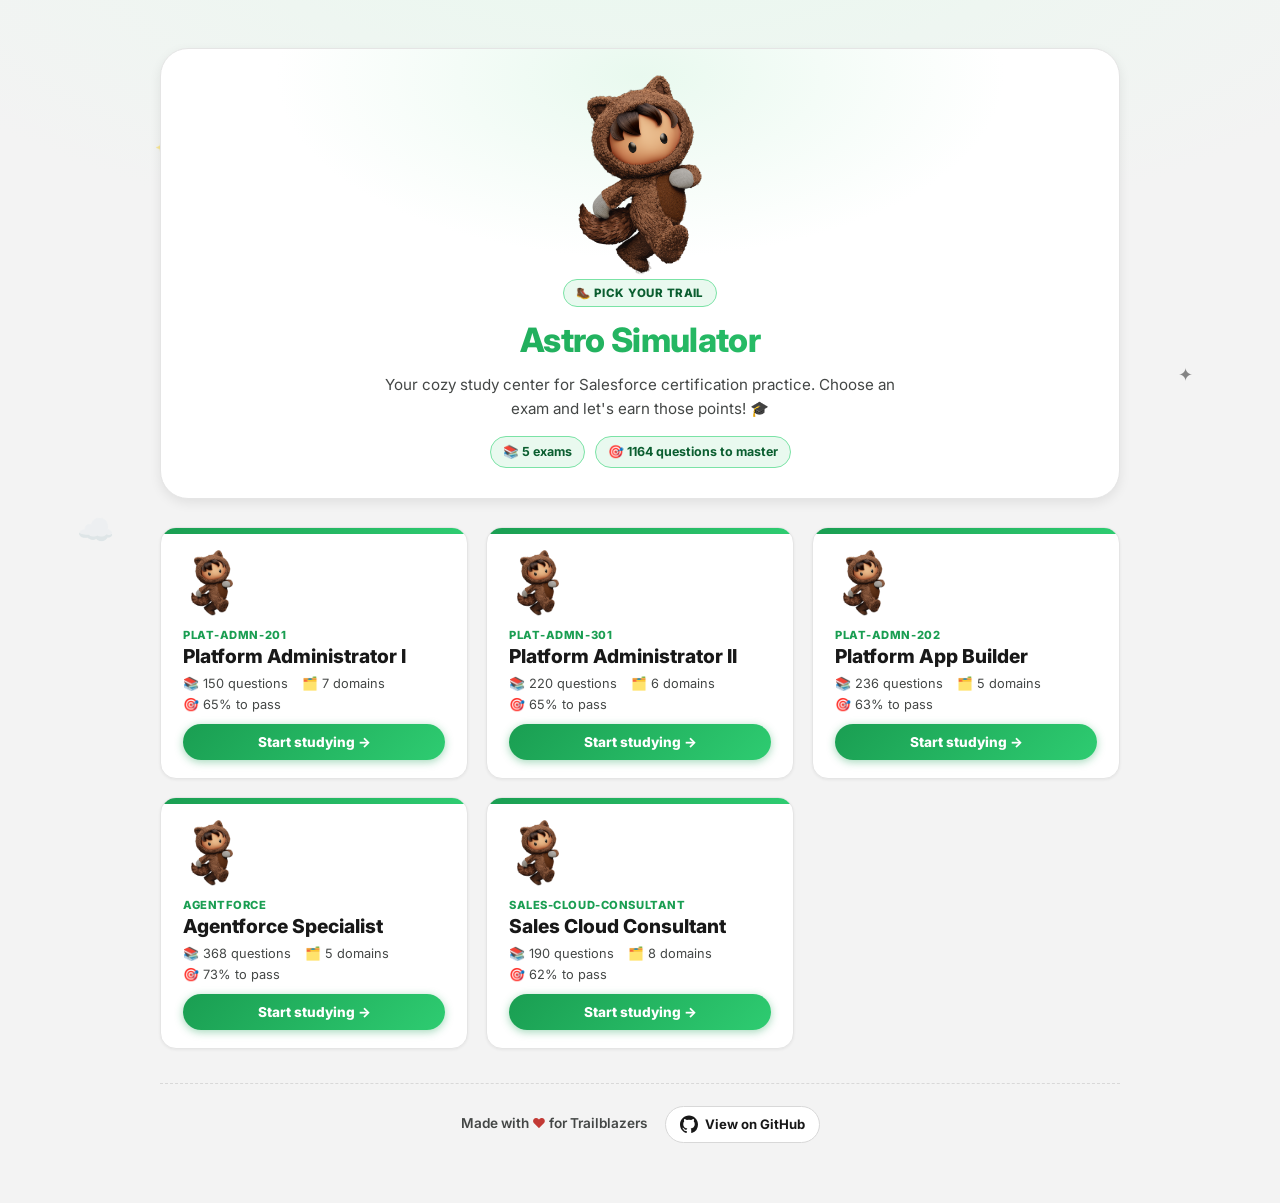
<file: index.html>
<!DOCTYPE html>
<!-- saved from url=(0061)https://david-bazalduaa.github.io/Salesforce_Admin_Questions/ -->
<html lang="en"><head><meta http-equiv="Content-Type" content="text/html; charset=UTF-8">
  
  <meta name="viewport" content="width=device-width, initial-scale=1.0">
  <meta name="description" content="Astro Simulator — a study center for Salesforce certification practice exams with study/exam modes, Rapid Fire drills, flags, and real-time scoring.">
  <title>Astro Simulator</title>
  <link rel="stylesheet" href="./styles.css">
  <link rel="icon" href="data:image/svg+xml,&lt;svg xmlns=&#39;http://www.w3.org/2000/svg&#39; viewBox=&#39;0 0 100 100&#39;&gt;&lt;text y=&#39;.9em&#39; font-size=&#39;90&#39;&gt;%F0%9F%9A%80&lt;/text&gt;&lt;/svg&gt;">
  <!-- Apply saved theme before first paint to avoid a flash -->
  <script>
    (function () {
      try {
        var t = JSON.parse(localStorage.getItem('plat_admn_301_theme') || '{}');
        var accents = ['green', 'blue', 'purple', 'amber', 'pink'];
        document.documentElement.dataset.accent = accents.indexOf(t.accent) > -1 ? t.accent : 'green';
        document.documentElement.dataset.appearance = t.appearance === 'dark' ? 'dark' : 'light';
      } catch (e) {
        document.documentElement.dataset.accent = 'green';
        document.documentElement.dataset.appearance = 'light';
      }
    })();
  </script>
</head>
<body>

  <!-- ===== STUDY CENTER HOME ===== -->
  <section class="home-screen" id="home-screen" aria-label="Study Center home">
    <div class="home-sparkles" aria-hidden="true">
      <span>✨</span><span>⭐</span><span>☁️</span><span>💫</span><span>✦</span><span>🌟</span><span>⚡</span>
    </div>
    <div class="home-inner">
      <div class="home-hero">
        <div class="home-mascot" id="home-mascot"></div>
        <div class="home-kicker">🥾 Pick your trail</div>
        <h1>Astro Simulator</h1>
        <p>Your cozy study center for Salesforce certification practice. Choose an exam and let's earn those points! 🎓</p>
        <div class="home-stats" id="home-stats"></div>
      </div>
      <div class="home-tiles" id="home-tiles"><!-- exam tiles rendered by renderHome() --></div>
      <footer class="home-footer">
        <span class="made-with">Made with <span class="heart">❤</span> for Trailblazers</span>
        <a class="gh-link" href="https://github.com/kcontreras-csm/plat-admin-2-sim" target="_blank" rel="noopener" aria-label="View source on GitHub" title="View source on GitHub">
          <svg viewBox="0 0 24 24" width="18" height="18" fill="currentColor" aria-hidden="true"><path d="M12 .5C5.37.5 0 5.87 0 12.5c0 5.3 3.44 9.8 8.21 11.39.6.11.82-.26.82-.58 0-.29-.01-1.05-.02-2.06-3.34.73-4.04-1.61-4.04-1.61-.55-1.39-1.34-1.76-1.34-1.76-1.09-.75.08-.73.08-.73 1.2.09 1.84 1.24 1.84 1.24 1.07 1.83 2.81 1.3 3.5.99.11-.78.42-1.3.76-1.6-2.67-.3-5.47-1.33-5.47-5.93 0-1.31.47-2.38 1.24-3.22-.13-.3-.54-1.52.11-3.18 0 0 1.01-.32 3.3 1.23a11.5 11.5 0 0 1 6 0c2.29-1.55 3.3-1.23 3.3-1.23.65 1.66.24 2.88.12 3.18.77.84 1.23 1.91 1.23 3.22 0 4.61-2.81 5.63-5.49 5.92.43.37.81 1.1.81 2.22 0 1.6-.01 2.9-.01 3.29 0 .32.22.7.83.58A12.01 12.01 0 0 0 24 12.5C24 5.87 18.63.5 12 .5z"/></svg>
          <span>View on GitHub</span>
        </a>
      </footer>
    </div>
  </section>

  <!-- ===== APP HEADER ===== -->
  <header class="app-header">
    <div class="header-top">
      <!-- Brand (click to return to the Study Center home) -->
      <button type="button" class="header-brand" onclick="showHome()" title="Back to Study Center home">
        <div class="logo-icon"></div>
        <h1>
          Astro Simulator
          <span>Loading…</span>
        </h1>
      </button>

      <div class="header-controls">

        <!-- Group: metrics -->
        <div class="score-matrix hc-group">
          <div class="score-pill" id="pill-progress">
            📝 Progress: <span class="pill-value">0/150</span>
          </div>
          <div class="score-pill" id="pill-score">
            🎯 Score: <span class="pill-value">0.0%</span>
          </div>
          <div class="score-pill failing" id="pill-status">
            📊 Status: <span class="pill-value">Not Passing</span>
          </div>
        </div>

        <!-- Exam timer + submit (hidden until Exam mode) -->
        <div class="exam-timer" id="exam-timer">
          <span class="timer-icon">⏱️</span>
          <span id="timer-text">01:45:00</span>
        </div>
        <button class="submit-exam-btn" id="submit-exam-btn">Submit Exam</button>

        <!-- Group: status chips -->
        <div class="hc-group hc-status">
          <span class="session-status" id="session-status" aria-live="polite"></span>
          <button type="button" class="flag-status" id="flag-status" aria-live="polite" onclick="clearFlags()" title="Flagged questions — click to clear all"></button>
        </div>

        <span class="hc-divider"></span>

        <!-- Group: mode -->
        <div class="mode-toggle-wrapper hc-group">
          <label for="mode-toggle">Study</label>
          <input type="checkbox" class="toggle-switch" id="mode-toggle" aria-label="Toggle between Study and Exam mode">
          <label for="mode-toggle">Exam</label>
        </div>

        <span class="hc-divider"></span>

        <!-- Group: actions -->
        <div class="hc-group hc-actions">
          <button type="button" class="btn-rapid-launch" id="btn-rapid-launch" onclick="startRapid()" title="Rapid Fire: random questions, one after another">⚡ Rapid Fire</button>
          <button type="button" class="btn-reset-session" id="btn-reset-session" onclick="resetSession()" title="Clear your saved study progress (flags are kept)">↺ Reset</button>
        </div>

        <!-- Group: theme -->
        <div class="theme-control">
          <button type="button" class="btn-theme" id="theme-btn" onclick="toggleThemeMenu()" aria-haspopup="true" title="Theme &amp; colors">🎨</button>
          <div class="theme-menu hidden" id="theme-menu" role="menu">
            <div class="theme-menu-label">Accent</div>
            <div class="theme-swatches">
              <button type="button" class="theme-accent-swatch" data-accent="green"  onclick="setAccent('green')"  title="Green"  aria-label="Green accent"></button>
              <button type="button" class="theme-accent-swatch" data-accent="blue"   onclick="setAccent('blue')"   title="Blue"   aria-label="Blue accent"></button>
              <button type="button" class="theme-accent-swatch" data-accent="purple" onclick="setAccent('purple')" title="Purple" aria-label="Purple accent"></button>
              <button type="button" class="theme-accent-swatch" data-accent="amber"  onclick="setAccent('amber')"  title="Amber"  aria-label="Amber accent"></button>
              <button type="button" class="theme-accent-swatch" data-accent="pink"   onclick="setAccent('pink')"   title="Pink"   aria-label="Pink accent"></button>
            </div>
            <div class="theme-menu-row">
              <label for="theme-dark-toggle">🌙 Dark mode</label>
              <input type="checkbox" class="toggle-switch" id="theme-dark-toggle" aria-label="Toggle dark mode">
            </div>
          </div>
        </div>
      </div><!-- /.header-controls -->
    </div>

    <!-- Tab Navigation -->
    <nav class="tab-nav" id="tab-nav" role="tablist" aria-label="Exam sections"></nav>
  </header>

  <!-- ===== MAIN CONTENT ===== -->
  <main id="app-container" class="">
    <div class="tab-content" id="tab-content"><!-- panes generated per-exam by ensureTabPanes() --></div>
  </main>

  <!-- ===== EXAM RESULTS OVERLAY ===== -->
  <div class="results-overlay" id="results-overlay">
    <div class="results-modal"></div>
  </div>

  <!-- ===== RAPID FIRE OVERLAY ===== -->
  <div class="rapid-overlay" id="rapid-overlay">
    <div class="rapid-modal">
      <button type="button" class="rapid-exit" id="rapid-exit" onclick="exitRapid()" title="Exit Rapid Fire (Esc)">✕</button>
      <div class="rapid-body" id="rapid-body"></div>
      <div class="rapid-hint">Pick with keys <kbd>1</kbd>–<kbd>5</kbd> · <kbd>Enter</kbd> next · <kbd>Esc</kbd> exit</div>
    </div>
  </div>

  <!-- ===== APPLICATION SCRIPT ===== -->
  <script src="./app.js"></script>



</body></html>
</file>
<file: styles.css>
/* ============================================================
   Salesforce Admin Exam Simulator — Master Stylesheet
   Premium Salesforce-inspired design system
   ============================================================ */

/* ---------- Google Font ---------- */
@import url('https://fonts.googleapis.com/css2?family=Inter:wght@300;400;500;600;700;800;900&display=swap');

/* ---------- Design Tokens ---------- */
:root {
  /* Primary theme palette (green) */
  --sf-green-dark: #0B5E30;
  --sf-green-primary: #1A9E52;
  --sf-green-light: #2ECC71;
  --sf-green-accent: #7BE3A6;
  --sf-green-wash: #E9F9EF;

  /* Neutral palette */
  --bg-workspace: #F3F3F3;
  --bg-card: #FFFFFF;
  --bg-sidebar: #FAFBFC;
  --text-primary: #181818;
  --text-secondary: #444746;
  --text-muted: #706E6B;
  --border-color: #D8D8D8;
  --border-light: #E5E5E5;

  /* Feedback colors */
  --color-correct: #2E844A;
  --color-correct-bg: #E3F8E8;
  --color-correct-border: #91DB8B;
  --color-incorrect: #C23934;
  --color-incorrect-bg: #FEE0E0;
  --color-incorrect-border: #F09E9B;
  --color-warning: #FE9339;
  --color-warning-bg: #FFF4E5;

  /* UI accents */
  --shadow-sm: 0 1px 3px rgba(0,0,0,.06);
  --shadow-md: 0 4px 12px rgba(0,0,0,.08);
  --shadow-lg: 0 8px 30px rgba(0,0,0,.12);
  --shadow-xl: 0 20px 60px rgba(0,0,0,.15);
  --radius-sm: 6px;
  --radius-md: 8px;
  --radius-lg: 12px;
  --radius-xl: 16px;

  /* Transitions */
  --transition-fast: 150ms cubic-bezier(.4,0,.2,1);
  --transition-base: 250ms cubic-bezier(.4,0,.2,1);
  --transition-slow: 400ms cubic-bezier(.4,0,.2,1);
}

/* ---------- Reset & Base ---------- */
*, *::before, *::after { box-sizing: border-box; margin: 0; padding: 0; }

html {
  font-size: 16px;
  scroll-behavior: smooth;
  -webkit-font-smoothing: antialiased;
}

body {
  font-family: 'Inter', -apple-system, BlinkMacSystemFont, 'Segoe UI', sans-serif;
  background: var(--bg-workspace);
  color: var(--text-primary);
  line-height: 1.6;
  min-height: 100vh;
}

/* ---------- App Shell ---------- */
#app-container {
  max-width: 1280px;
  margin: 0 auto;
  padding: 0 20px;
}

/* ---------- Header ---------- */
.app-header {
  background: linear-gradient(135deg, var(--sf-green-dark) 0%, var(--sf-green-primary) 60%, var(--sf-green-light) 100%);
  color: #fff;
  padding: 0;
  border-radius: 0 0 var(--radius-xl) var(--radius-xl);
  position: sticky;
  top: 0;
  z-index: 100;
  box-shadow: var(--shadow-lg);
}

.header-top {
  display: flex;
  align-items: center;
  justify-content: space-between;
  padding: 16px 28px 10px;
  flex-wrap: wrap;
  gap: 12px;
}

.header-brand {
  display: flex;
  align-items: center;
  gap: 14px;
}

.header-brand .logo-icon {
  width: 44px;
  height: 44px;
  background: rgba(255,255,255,.18);
  border-radius: var(--radius-md);
  display: grid;
  place-items: center;
  font-size: 22px;
  backdrop-filter: blur(8px);
  border: 1px solid rgba(255,255,255,.15);
}

.header-brand h1 {
  font-size: 1.35rem;
  font-weight: 700;
  letter-spacing: -.02em;
  line-height: 1.2;
}

.header-brand h1 span {
  display: block;
  font-size: .75rem;
  font-weight: 400;
  opacity: .8;
  letter-spacing: .02em;
  margin-top: 2px;
}

/* Score Matrix */
.score-matrix {
  display: flex;
  gap: 16px;
  align-items: center;
  flex-wrap: wrap;
}

.score-pill {
  display: flex;
  align-items: center;
  gap: 7px;
  background: rgba(255,255,255,.12);
  backdrop-filter: blur(6px);
  border: 1px solid rgba(255,255,255,.15);
  padding: 6px 14px;
  border-radius: 50px;
  font-size: .8rem;
  font-weight: 500;
  white-space: nowrap;
  transition: var(--transition-base);
}

.score-pill:hover {
  background: rgba(255,255,255,.2);
}

.score-pill .pill-value {
  font-weight: 700;
  font-size: .9rem;
}

.score-pill.passing {
  border-color: #91DB8B;
  background: rgba(46,132,74,.25);
}

.score-pill.failing {
  border-color: #F09E9B;
  background: rgba(194,57,52,.25);
}

/* Mode Toggle */
.mode-toggle-wrapper {
  display: flex;
  align-items: center;
  gap: 10px;
}

.mode-toggle-wrapper label {
  font-size: .78rem;
  font-weight: 500;
  opacity: .9;
  cursor: pointer;
}

.session-controls {
  display: flex;
  align-items: center;
  gap: 10px;
}

.session-status {
  font-size: .74rem;
  font-weight: 600;
  opacity: .85;
  white-space: nowrap;
  min-width: 0;
}

.btn-reset-session {
  display: inline-flex;
  align-items: center;
  gap: 6px;
  padding: 7px 16px;
  background: rgba(255,255,255,.12);
  color: #fff;
  border: 1px solid rgba(255,255,255,.3);
  border-radius: 50px;
  font-family: inherit;
  font-size: .76rem;
  font-weight: 600;
  cursor: pointer;
  transition: var(--transition-base);
  white-space: nowrap;
}

.btn-reset-session:hover:not(:disabled) {
  background: var(--color-incorrect);
  border-color: var(--color-incorrect);
  transform: translateY(-1px);
}

.btn-reset-session:active:not(:disabled) {
  transform: translateY(0) scale(.98);
}

.btn-reset-session:disabled {
  opacity: .4;
  cursor: not-allowed;
}

.toggle-switch {
  position: relative;
  width: 48px;
  height: 26px;
  appearance: none;
  -webkit-appearance: none;
  background: rgba(255,255,255,.2);
  border-radius: 50px;
  cursor: pointer;
  border: 1px solid rgba(255,255,255,.3);
  transition: var(--transition-base);
  outline: none;
}

.toggle-switch::after {
  content: '';
  position: absolute;
  top: 3px;
  left: 3px;
  width: 18px;
  height: 18px;
  background: #fff;
  border-radius: 50%;
  transition: var(--transition-base);
  box-shadow: 0 1px 4px rgba(0,0,0,.2);
}

.toggle-switch:checked {
  background: var(--sf-green-light);
  border-color: var(--sf-green-light);
}

.toggle-switch:checked::after {
  left: 25px;
}

/* ---------- Timer ---------- */
.exam-timer {
  display: none;
  align-items: center;
  gap: 8px;
  background: rgba(254,147,57,.2);
  border: 1px solid var(--color-warning);
  padding: 6px 16px;
  border-radius: 50px;
  font-size: .85rem;
  font-weight: 600;
  animation: timerPulse 2s infinite;
}

.exam-timer.visible { display: flex; }

.exam-timer .timer-icon { font-size: 1.1rem; }

@keyframes timerPulse {
  0%, 100% { opacity: 1; }
  50% { opacity: .7; }
}

.submit-exam-btn {
  display: none;
  background: var(--color-warning);
  color: #fff;
  border: none;
  padding: 8px 22px;
  border-radius: 50px;
  font-family: inherit;
  font-size: .82rem;
  font-weight: 600;
  cursor: pointer;
  transition: var(--transition-base);
  box-shadow: 0 2px 8px rgba(254,147,57,.4);
}

.submit-exam-btn.visible { display: inline-flex; }

.submit-exam-btn:hover {
  transform: translateY(-1px);
  box-shadow: 0 4px 16px rgba(254,147,57,.5);
}

/* ---------- Tab Navigation ---------- */
.tab-nav {
  display: flex;
  gap: 2px;
  padding: 0 20px;
  overflow-x: auto;
  scrollbar-width: none;
  -ms-overflow-style: none;
}

.tab-nav::-webkit-scrollbar { display: none; }

.tab-btn {
  flex-shrink: 0;
  padding: 10px 16px;
  background: transparent;
  border: none;
  color: rgba(255,255,255,.65);
  font-family: inherit;
  font-size: .76rem;
  font-weight: 500;
  cursor: pointer;
  border-bottom: 3px solid transparent;
  transition: var(--transition-base);
  white-space: nowrap;
  border-radius: var(--radius-sm) var(--radius-sm) 0 0;
}

.tab-btn:hover {
  color: #fff;
  background: rgba(255,255,255,.06);
}

.tab-btn.active {
  color: #fff;
  background: rgba(255,255,255,.1);
  border-bottom-color: var(--sf-green-accent);
  font-weight: 600;
}

.tab-btn .tab-badge {
  display: inline-flex;
  align-items: center;
  justify-content: center;
  min-width: 20px;
  height: 20px;
  background: rgba(255,255,255,.15);
  border-radius: 50px;
  font-size: .65rem;
  font-weight: 700;
  margin-left: 6px;
  padding: 0 5px;
}

.tab-btn.active .tab-badge {
  background: var(--sf-green-accent);
  color: var(--sf-green-dark);
}

/* ---------- Content Area ---------- */
.tab-content {
  padding: 24px 0 60px;
}

.tab-pane {
  display: none;
  animation: fadeSlideIn .35s ease;
}

.tab-pane.active { display: block; }

@keyframes fadeSlideIn {
  from { opacity: 0; transform: translateY(12px); }
  to   { opacity: 1; transform: translateY(0); }
}

/* ---------- Dashboard (Tab 1) ---------- */
.dashboard-grid {
  display: grid;
  grid-template-columns: repeat(auto-fit, minmax(320px, 1fr));
  gap: 20px;
}

.dash-card {
  background: var(--bg-card);
  border-radius: var(--radius-lg);
  padding: 28px;
  box-shadow: var(--shadow-sm);
  border: 1px solid var(--border-light);
  transition: var(--transition-base);
}

.dash-card:hover {
  box-shadow: var(--shadow-md);
  transform: translateY(-2px);
}

.dash-card h2 {
  font-size: 1.1rem;
  font-weight: 700;
  margin-bottom: 6px;
  color: var(--sf-green-dark);
}

.dash-card h3 {
  font-size: .95rem;
  font-weight: 600;
  margin-bottom: 10px;
  color: var(--sf-green-primary);
}

.dash-card p {
  font-size: .88rem;
  color: var(--text-secondary);
  margin-bottom: 14px;
}

.dash-card .stat-row {
  display: flex;
  gap: 14px;
  flex-wrap: wrap;
  margin-bottom: 16px;
}

.stat-box {
  flex: 1;
  min-width: 120px;
  background: var(--sf-green-wash);
  border-radius: var(--radius-md);
  padding: 14px;
  text-align: center;
}

.stat-box .stat-value {
  font-size: 1.8rem;
  font-weight: 800;
  color: var(--sf-green-primary);
  line-height: 1;
}

.stat-box .stat-label {
  font-size: .72rem;
  font-weight: 500;
  color: var(--text-muted);
  margin-top: 4px;
  text-transform: uppercase;
  letter-spacing: .04em;
}

/* Topic checklist */
.topic-checklist {
  list-style: none;
}

.topic-checklist li {
  display: flex;
  align-items: center;
  gap: 10px;
  padding: 10px 0;
  border-bottom: 1px solid var(--border-light);
  font-size: .88rem;
  color: var(--text-secondary);
  transition: var(--transition-fast);
}

.topic-checklist li:last-child { border-bottom: none; }

.topic-checklist li:hover { color: var(--text-primary); }

.topic-checklist input[type="checkbox"] {
  accent-color: var(--sf-green-primary);
  width: 18px;
  height: 18px;
  cursor: pointer;
}

.topic-weight {
  margin-left: auto;
  font-weight: 700;
  color: var(--sf-green-primary);
  font-size: .82rem;
  background: var(--sf-green-wash);
  padding: 2px 10px;
  border-radius: 50px;
}

/* Full-width card */
.dash-card.full-width {
  grid-column: 1 / -1;
}

/* ---------- Question Cards ---------- */
.quiz-container {
  display: flex;
  flex-direction: column;
  gap: 20px;
}

.section-header {
  display: flex;
  align-items: center;
  justify-content: space-between;
  margin-bottom: 10px;
  flex-wrap: wrap;
  gap: 10px;
}

.section-header h2 {
  font-size: 1.2rem;
  font-weight: 700;
  color: var(--sf-green-dark);
}

.section-header .section-progress {
  font-size: .82rem;
  color: var(--text-muted);
  font-weight: 500;
}

.section-header-actions {
  display: flex;
  align-items: center;
  gap: 12px;
}

.btn-shuffle {
  display: inline-flex;
  align-items: center;
  gap: 6px;
  padding: 8px 20px;
  background: linear-gradient(135deg, var(--sf-green-primary), var(--sf-green-light));
  color: #fff;
  border: none;
  border-radius: 50px;
  font-family: inherit;
  font-size: .8rem;
  font-weight: 600;
  cursor: pointer;
  transition: var(--transition-base);
  box-shadow: 0 2px 8px rgba(26, 158, 82,.25);
}

.btn-shuffle:hover {
  transform: translateY(-1px) scale(1.03);
  box-shadow: 0 4px 16px rgba(26, 158, 82,.4);
}

.btn-shuffle:active {
  transform: translateY(0) scale(.98);
}

.question-card {
  background: var(--bg-card);
  border-radius: var(--radius-lg);
  padding: 0;
  box-shadow: var(--shadow-sm);
  border: 1px solid var(--border-light);
  overflow: hidden;
  transition: var(--transition-base);
}

.question-card:hover {
  box-shadow: var(--shadow-md);
}

.question-card.answered-correct {
  border-left: 4px solid var(--color-correct);
}

.question-card.answered-incorrect {
  border-left: 4px solid var(--color-incorrect);
}

.question-header {
  display: flex;
  align-items: flex-start;
  gap: 14px;
  padding: 22px 24px 14px;
}

.question-number {
  flex-shrink: 0;
  width: 42px;
  height: 42px;
  background: linear-gradient(135deg, var(--sf-green-primary), var(--sf-green-light));
  color: #fff;
  border-radius: var(--radius-md);
  display: grid;
  place-items: center;
  font-size: .8rem;
  font-weight: 700;
  line-height: 1;
}

.question-number.multi-select {
  background: linear-gradient(135deg, #6B3FA0, #9B59B6);
}

.question-body {
  flex: 1;
}

.question-text {
  font-size: .95rem;
  font-weight: 500;
  color: var(--text-primary);
  line-height: 1.65;
}

.multi-badge {
  display: inline-block;
  background: #F0E6FA;
  color: #6B3FA0;
  font-size: .68rem;
  font-weight: 600;
  padding: 2px 8px;
  border-radius: 50px;
  margin-left: 8px;
  vertical-align: middle;
}

/* Answer Options */
.options-list {
  padding: 4px 24px 18px;
  display: flex;
  flex-direction: column;
  gap: 8px;
}

.option-item {
  display: flex;
  align-items: flex-start;
  gap: 12px;
  padding: 12px 16px;
  border: 2px solid var(--border-light);
  border-radius: var(--radius-md);
  cursor: pointer;
  transition: var(--transition-fast);
  position: relative;
}

.option-item:hover {
  border-color: var(--sf-green-light);
  background: var(--sf-green-wash);
}

.option-item.selected {
  border-color: var(--sf-green-primary);
  background: var(--sf-green-wash);
}

.option-item.correct {
  border-color: var(--color-correct-border);
  background: var(--color-correct-bg);
}

.option-item.incorrect {
  border-color: var(--color-incorrect-border);
  background: var(--color-incorrect-bg);
}

.option-item.disabled {
  pointer-events: none;
}

.option-radio {
  flex-shrink: 0;
  width: 22px;
  height: 22px;
  border: 2px solid var(--border-color);
  border-radius: 50%;
  display: grid;
  place-items: center;
  transition: var(--transition-fast);
  margin-top: 1px;
}

.option-radio.checkbox-style {
  border-radius: var(--radius-sm);
}

.option-item.selected .option-radio {
  border-color: var(--sf-green-primary);
  background: var(--sf-green-primary);
}

.option-item.selected .option-radio::after {
  content: '✓';
  color: #fff;
  font-size: .7rem;
  font-weight: 700;
}

.option-item.correct .option-radio {
  border-color: var(--color-correct);
  background: var(--color-correct);
}

.option-item.correct .option-radio::after {
  content: '✓';
  color: #fff;
  font-size: .7rem;
  font-weight: 700;
}

.option-item.incorrect .option-radio {
  border-color: var(--color-incorrect);
  background: var(--color-incorrect);
}

.option-item.incorrect .option-radio::after {
  content: '✕';
  color: #fff;
  font-size: .7rem;
  font-weight: 700;
}

.option-letter {
  flex-shrink: 0;
  width: 26px;
  height: 26px;
  background: var(--bg-workspace);
  border-radius: 50%;
  display: grid;
  place-items: center;
  font-size: .72rem;
  font-weight: 700;
  color: var(--text-muted);
  margin-top: 0;
}

.option-text {
  flex: 1;
  font-size: .88rem;
  color: var(--text-secondary);
  line-height: 1.55;
}

/* Submit / Next button */
.question-actions {
  padding: 0 24px 20px;
  display: flex;
  gap: 10px;
  flex-wrap: wrap;
}

.btn-submit {
  padding: 10px 28px;
  border: none;
  border-radius: 50px;
  font-family: inherit;
  font-size: .82rem;
  font-weight: 600;
  cursor: pointer;
  transition: var(--transition-base);
}

.btn-submit.primary {
  background: linear-gradient(135deg, var(--sf-green-primary), var(--sf-green-light));
  color: #fff;
  box-shadow: 0 2px 8px rgba(26, 158, 82,.3);
}

.btn-submit.primary:hover {
  transform: translateY(-1px);
  box-shadow: 0 4px 16px rgba(26, 158, 82,.4);
}

.btn-submit.primary:disabled {
  opacity: .5;
  cursor: not-allowed;
  transform: none;
}

.btn-submit.secondary {
  background: var(--bg-workspace);
  color: var(--text-secondary);
  border: 1px solid var(--border-color);
}

.btn-submit.secondary:hover {
  background: var(--border-light);
}

/* Explanation Panel */
.explanation-panel {
  display: none;
  margin: 0 24px 20px;
  padding: 18px;
  background: #F0F7FF;
  border-radius: var(--radius-md);
  border-left: 4px solid var(--sf-green-primary);
  animation: fadeSlideIn .3s ease;
}

.explanation-panel.visible { display: block; }

.answer-hook {
  display: flex;
  align-items: flex-start;
  gap: 10px;
  margin-bottom: 14px;
  padding: 12px 14px;
  background: var(--sf-green-wash);
  border: 1px solid var(--sf-green-accent);
  border-radius: var(--radius-md);
}

.answer-hook .hook-key {
  flex-shrink: 0;
  font-size: .72rem;
  font-weight: 800;
  letter-spacing: .02em;
  color: var(--sf-green-dark);
  text-transform: uppercase;
  padding-top: 1px;
}

.answer-hook .hook-text {
  font-size: .86rem;
  font-weight: 600;
  color: var(--text-primary);
  line-height: 1.5;
}

.explanation-panel h4 {
  font-size: .82rem;
  font-weight: 700;
  color: var(--sf-green-dark);
  margin-bottom: 8px;
  display: flex;
  align-items: center;
  gap: 6px;
}

.explanation-panel p {
  font-size: .84rem;
  color: var(--text-secondary);
  line-height: 1.65;
}

/* ---------- Exam Results Modal ---------- */
.results-overlay {
  display: none;
  position: fixed;
  inset: 0;
  background: rgba(3,45,96,.7);
  backdrop-filter: blur(10px);
  z-index: 1000;
  place-items: center;
  animation: fadeIn .3s ease;
}

.results-overlay.visible {
  display: grid;
}

@keyframes fadeIn {
  from { opacity: 0; }
  to   { opacity: 1; }
}

.results-modal {
  background: var(--bg-card);
  border-radius: var(--radius-xl);
  max-width: 640px;
  width: 90%;
  max-height: 85vh;
  overflow-y: auto;
  padding: 40px;
  box-shadow: var(--shadow-xl);
  animation: modalSlide .4s cubic-bezier(.4,0,.2,1);
}

@keyframes modalSlide {
  from { opacity: 0; transform: translateY(30px) scale(.96); }
  to   { opacity: 1; transform: translateY(0) scale(1); }
}

.results-modal h2 {
  font-size: 1.6rem;
  font-weight: 800;
  text-align: center;
  margin-bottom: 6px;
}

.results-modal .result-subtitle {
  text-align: center;
  color: var(--text-muted);
  font-size: .9rem;
  margin-bottom: 24px;
}

.result-score-ring {
  width: 160px;
  height: 160px;
  margin: 0 auto 24px;
  position: relative;
}

.result-score-ring svg {
  width: 100%;
  height: 100%;
  transform: rotate(-90deg);
}

.result-score-ring .ring-bg {
  fill: none;
  stroke: var(--border-light);
  stroke-width: 10;
}

.result-score-ring .ring-progress {
  fill: none;
  stroke-width: 10;
  stroke-linecap: round;
  transition: stroke-dashoffset 1.5s ease;
}

.result-score-ring .ring-text {
  position: absolute;
  inset: 0;
  display: grid;
  place-items: center;
  font-size: 2rem;
  font-weight: 800;
}

.result-score-ring .ring-text span {
  display: block;
  font-size: .7rem;
  font-weight: 500;
  color: var(--text-muted);
  margin-top: -6px;
}

.results-breakdown {
  display: grid;
  grid-template-columns: 1fr 1fr;
  gap: 12px;
  margin-bottom: 24px;
}

.result-stat {
  background: var(--bg-workspace);
  border-radius: var(--radius-md);
  padding: 16px;
  text-align: center;
}

.result-stat .rs-value {
  font-size: 1.4rem;
  font-weight: 700;
}

.result-stat .rs-label {
  font-size: .72rem;
  color: var(--text-muted);
  text-transform: uppercase;
  letter-spacing: .03em;
}

.result-stat.pass { color: var(--color-correct); }
.result-stat.fail { color: var(--color-incorrect); }

.results-section-table {
  width: 100%;
  border-collapse: collapse;
  margin-bottom: 20px;
  font-size: .82rem;
}

.results-section-table th {
  text-align: left;
  padding: 8px 12px;
  background: var(--sf-green-wash);
  color: var(--sf-green-dark);
  font-weight: 600;
  border-bottom: 2px solid var(--sf-green-primary);
}

.results-section-table td {
  padding: 8px 12px;
  border-bottom: 1px solid var(--border-light);
  color: var(--text-secondary);
}

.results-section-table tr:last-child td { border-bottom: none; }

.results-close-btn {
  display: block;
  width: 100%;
  padding: 14px;
  background: linear-gradient(135deg, var(--sf-green-primary), var(--sf-green-light));
  color: #fff;
  border: none;
  border-radius: var(--radius-md);
  font-family: inherit;
  font-size: .92rem;
  font-weight: 600;
  cursor: pointer;
  transition: var(--transition-base);
}

.results-close-btn:hover {
  transform: translateY(-1px);
  box-shadow: 0 4px 16px rgba(26, 158, 82,.4);
}

/* ---------- Utility ---------- */
.hidden { display: none !important; }

/* ---------- Responsive ---------- */
@media (max-width: 960px) {
  #app-container { padding: 0 12px; }
  .header-top { padding: 12px 16px 8px; }
  .dashboard-grid { grid-template-columns: 1fr; }
  .score-matrix { gap: 8px; }
  .score-pill { padding: 5px 10px; font-size: .72rem; }
  .results-breakdown { grid-template-columns: 1fr 1fr; }
}

@media (max-width: 640px) {
  html { font-size: 15px; }
  .header-brand h1 { font-size: 1.1rem; }
  .header-brand .logo-icon { width: 36px; height: 36px; font-size: 18px; }
  .score-matrix { display: none; }
  .tab-btn { padding: 8px 12px; font-size: .7rem; }
  .question-header { padding: 16px 16px 10px; }
  .options-list { padding: 4px 16px 14px; }
  .question-actions { padding: 0 16px 16px; }
  .explanation-panel { margin: 0 16px 16px; }
  .results-modal { padding: 24px; }
}

/* ============================================================
   THEME SYSTEM — accent palettes + dark mode
   ============================================================ */

/* Accent palettes override the --sf-green-* ramp (names kept for compatibility). */
:root[data-accent="blue"] {
  --sf-green-dark: #08376B;
  --sf-green-primary: #1B72D0;
  --sf-green-light: #3B9BF0;
  --sf-green-accent: #9BD0FF;
  --sf-green-wash: #EAF3FE;
}
:root[data-accent="purple"] {
  --sf-green-dark: #4A1D7A;
  --sf-green-primary: #7A3EBE;
  --sf-green-light: #9B59D0;
  --sf-green-accent: #D3B6F0;
  --sf-green-wash: #F3EAFB;
}
:root[data-accent="amber"] {
  --sf-green-dark: #8A4B00;
  --sf-green-primary: #C77A12;
  --sf-green-light: #E8A020;
  --sf-green-accent: #F5CE7A;
  --sf-green-wash: #FDF3E0;
}
:root[data-accent="pink"] {
  --sf-green-dark: #8A1E52;
  --sf-green-primary: #D6417F;
  --sf-green-light: #F06CA6;
  --sf-green-accent: #F9B9D5;
  --sf-green-wash: #FDECF4;
}

/* Dark mode overrides neutrals + feedback surfaces (accent hue stays intact).
   Placed after accent rules so its shared-token overrides win at equal specificity. */
:root[data-appearance="dark"] {
  --bg-workspace: #0F1512;
  --bg-card: #1A211D;
  --bg-sidebar: #161C19;
  --text-primary: #E8EDEA;
  --text-secondary: #B9C2BD;
  --text-muted: #8A938E;
  --border-color: #33403A;
  --border-light: #2A342F;
  --color-correct-bg: rgba(46,132,74,.20);
  --color-incorrect-bg: rgba(194,57,52,.20);
  --color-warning-bg: rgba(254,147,57,.16);
  --sf-green-wash: rgba(255,255,255,.06);
  --shadow-sm: 0 1px 3px rgba(0,0,0,.4);
  --shadow-md: 0 4px 12px rgba(0,0,0,.45);
  --shadow-lg: 0 8px 30px rgba(0,0,0,.55);
  --shadow-xl: 0 20px 60px rgba(0,0,0,.6);
}

/* Accent-dark text is unreadable on dark surfaces — lift to the lighter accent */
:root[data-appearance="dark"] .dash-card h2,
:root[data-appearance="dark"] .dash-card h3,
:root[data-appearance="dark"] .section-header h2,
:root[data-appearance="dark"] .answer-hook .hook-key,
:root[data-appearance="dark"] .explanation-panel h4,
:root[data-appearance="dark"] .results-section-table th { color: var(--sf-green-light); }

/* Hardcoded light backgrounds → dark surfaces */
:root[data-appearance="dark"] .explanation-panel { background: rgba(255,255,255,.04); }
:root[data-appearance="dark"] .multi-badge { background: rgba(155,89,208,.22); color: #E7D5F7; }

/* ============================================================
   HEADER CONTROLS CLUSTER + THEME MENU
   ============================================================ */
/* Keep all header controls together and right-aligned so they wrap as one
   coherent group instead of scattering across rows. */
.header-controls {
  display: flex;
  align-items: center;
  justify-content: flex-end;
  flex-wrap: wrap;
  gap: 10px 12px;
  margin-left: auto;
}

/* Logical clusters inside the controls row */
.hc-group { display: flex; align-items: center; gap: 10px; flex-wrap: wrap; }
.hc-status { gap: 8px; }
.hc-status:empty { display: none; }
.hc-actions { gap: 8px; }

/* Thin separator between clusters (collapses when the row wraps) */
.hc-divider {
  width: 1px; height: 26px;
  background: rgba(255,255,255,.28);
  flex-shrink: 0;
}

.theme-control { position: relative; display: flex; align-items: center; }

.btn-theme {
  display: inline-flex; align-items: center; justify-content: center;
  width: 38px; height: 38px;
  background: rgba(255,255,255,.12);
  border: 1px solid rgba(255,255,255,.3);
  border-radius: 50%;
  font-size: 1.05rem; cursor: pointer;
  transition: var(--transition-base);
}
.btn-theme:hover { background: rgba(255,255,255,.22); transform: translateY(-1px); }

.theme-menu {
  position: absolute; right: 0; top: calc(100% + 10px);
  background: var(--bg-card);
  color: var(--text-primary);
  border: 1px solid var(--border-color);
  border-radius: var(--radius-lg);
  box-shadow: var(--shadow-lg);
  padding: 14px; width: 210px; max-width: calc(100vw - 24px); z-index: 200;
}
.theme-menu.hidden { display: none; }

/* On narrow screens, anchor the menu to the viewport's top-right so it can
   never be clipped regardless of where the button wraps to. */
@media (max-width: 640px) {
  .theme-menu { position: fixed; top: 64px; right: 12px; }
}

.theme-menu-label {
  font-size: .68rem; font-weight: 800; text-transform: uppercase;
  letter-spacing: .04em; color: var(--text-muted); margin-bottom: 8px;
}
.theme-swatches { display: flex; gap: 10px; margin-bottom: 14px; }
.theme-accent-swatch {
  width: 30px; height: 30px; border-radius: 50%;
  border: 2px solid var(--border-color); cursor: pointer;
  transition: var(--transition-fast); position: relative;
}
.theme-accent-swatch:hover { transform: scale(1.1); }
.theme-accent-swatch.active { border-color: var(--text-primary); box-shadow: 0 0 0 2px var(--bg-card), 0 0 0 4px currentColor; }
.theme-accent-swatch[data-accent="green"]  { background: #1A9E52; }
.theme-accent-swatch[data-accent="blue"]   { background: #1B72D0; }
.theme-accent-swatch[data-accent="purple"] { background: #7A3EBE; }
.theme-accent-swatch[data-accent="amber"]  { background: #C77A12; }
.theme-accent-swatch[data-accent="pink"]   { background: #D6417F; }

.theme-menu-row {
  display: flex; align-items: center; justify-content: space-between;
  gap: 10px; font-size: .82rem; font-weight: 600;
  padding-top: 12px; border-top: 1px solid var(--border-light);
}

/* ============================================================
   FLAGS
   ============================================================ */
.btn-flag {
  flex-shrink: 0; align-self: flex-start;
  background: transparent; border: 1px solid transparent;
  border-radius: var(--radius-sm);
  font-size: 1rem; line-height: 1; padding: 4px 6px;
  cursor: pointer; opacity: .35;
  filter: grayscale(1);
  transition: var(--transition-fast);
}
.btn-flag:hover { opacity: .8; filter: grayscale(.3); background: var(--color-warning-bg); }
.btn-flag.flagged { opacity: 1; filter: none; background: var(--color-warning-bg); border-color: var(--color-warning); }

.question-card.is-flagged { box-shadow: inset 4px 0 0 var(--color-warning), var(--shadow-sm); }

.flag-status {
  background: rgba(255,255,255,.14);
  color: #fff;
  border: 1px solid rgba(255,255,255,.25);
  border-radius: 50px;
  padding: 5px 12px; font-size: .74rem; font-weight: 700;
  cursor: pointer; white-space: nowrap;
  transition: var(--transition-base);
}
.flag-status:empty { display: none; }
.flag-status:hover { background: var(--color-incorrect); border-color: var(--color-incorrect); }

/* ============================================================
   RAPID FIRE launch button + overlay
   ============================================================ */
.btn-rapid-launch {
  display: inline-flex; align-items: center; gap: 6px;
  padding: 8px 16px;
  background: rgba(255,255,255,.16);
  color: #fff; border: 1px solid rgba(255,255,255,.32);
  border-radius: 50px; font-family: inherit; font-size: .8rem; font-weight: 700;
  cursor: pointer; white-space: nowrap; transition: var(--transition-base);
}
.btn-rapid-launch:hover { background: rgba(255,255,255,.28); transform: translateY(-1px); }

.rapid-overlay {
  position: fixed; inset: 0; z-index: 300;
  background: rgba(0,0,0,.6); backdrop-filter: blur(4px);
  display: none; align-items: flex-start; justify-content: center;
  padding: 40px 16px; overflow-y: auto;
}
.rapid-overlay.visible { display: flex; }
body.rapid-open { overflow: hidden; }

.rapid-modal {
  position: relative;
  width: 100%; max-width: 720px;
  background: var(--bg-card); color: var(--text-primary);
  border-radius: var(--radius-xl);
  box-shadow: var(--shadow-xl);
  padding: 28px 28px 20px;
  animation: fadeSlideIn .3s ease;
}
.rapid-exit {
  position: absolute; top: 14px; right: 14px;
  width: 32px; height: 32px; border-radius: 50%;
  background: var(--bg-workspace); color: var(--text-secondary);
  border: 1px solid var(--border-color); cursor: pointer; font-size: .9rem;
  transition: var(--transition-fast);
}
.rapid-exit:hover { background: var(--color-incorrect); color: #fff; border-color: var(--color-incorrect); }

.rapid-tally {
  display: flex; align-items: center; justify-content: space-between;
  font-weight: 800; color: var(--sf-green-primary); font-size: .95rem;
  margin-bottom: 14px; padding-right: 36px;
}
.rapid-tally .rapid-score { font-size: .82rem; color: var(--text-secondary); font-weight: 600; }

.rapid-qmeta { display: flex; align-items: center; gap: 10px; margin-bottom: 10px; }
.rapid-cat {
  font-size: .68rem; font-weight: 800; text-transform: uppercase; letter-spacing: .04em;
  color: var(--sf-green-dark); background: var(--sf-green-wash);
  padding: 3px 10px; border-radius: 50px;
}
:root[data-appearance="dark"] .rapid-cat { color: var(--sf-green-light); }
.rapid-qmeta .btn-flag { margin-left: auto; }

.rapid-question { font-size: 1.02rem; font-weight: 600; line-height: 1.5; margin-bottom: 16px; }
.rapid-options { display: flex; flex-direction: column; gap: 8px; margin-bottom: 14px; }

.rapid-feedback { display: none; margin-bottom: 14px; }
.rapid-feedback.visible { display: block; animation: fadeSlideIn .25s ease; }
.rapid-verdict { font-weight: 800; font-size: .95rem; margin-bottom: 8px; }
.rapid-feedback.is-correct .rapid-verdict { color: var(--color-correct); }
.rapid-feedback.is-incorrect .rapid-verdict { color: var(--color-incorrect); }

.rapid-actions { display: flex; justify-content: flex-end; gap: 10px; }
.btn-rapid-check, .btn-rapid-next {
  padding: 10px 22px; border: none; border-radius: 50px;
  font-family: inherit; font-size: .85rem; font-weight: 700; cursor: pointer;
  background: linear-gradient(135deg, var(--sf-green-primary), var(--sf-green-light));
  color: #fff; transition: var(--transition-base);
}
.btn-rapid-check:disabled { opacity: .4; cursor: not-allowed; }
.btn-rapid-check:hover:not(:disabled), .btn-rapid-next:hover { transform: translateY(-1px); box-shadow: var(--shadow-md); }
.btn-rapid-next.hidden, .btn-rapid-check.hidden { display: none; }

.rapid-hint {
  text-align: center; font-size: .72rem; color: var(--text-muted);
  margin-top: 16px;
}
.rapid-hint kbd {
  background: var(--bg-workspace); border: 1px solid var(--border-color);
  border-radius: 4px; padding: 1px 6px; font-family: monospace; font-size: .7rem;
}


/* ============================================================
   RAPID FIRE — mode picker + knockout completion
   ============================================================ */
.rapid-picker { text-align: center; padding: 8px 4px 4px; }
.rapid-picker-title { font-size: 1.4rem; margin-bottom: 4px; }
.rapid-picker-sub { color: var(--text-secondary); font-size: .9rem; margin-bottom: 20px; }

.rapid-mode-cards { display: grid; grid-template-columns: 1fr 1fr; gap: 14px; }
@media (max-width: 560px) { .rapid-mode-cards { grid-template-columns: 1fr; } }

.rapid-mode-card {
  display: flex; flex-direction: column; align-items: center; text-align: center;
  gap: 8px; padding: 22px 18px;
  background: var(--bg-card);
  border: 2px solid var(--border-light);
  border-radius: var(--radius-lg);
  cursor: pointer; font-family: inherit;
  transition: var(--transition-base);
}
.rapid-mode-card:hover {
  border-color: var(--sf-green-primary);
  background: var(--sf-green-wash);
  transform: translateY(-2px);
  box-shadow: var(--shadow-md);
}
.rmc-icon { font-size: 34px; }
.rmc-name { font-size: 1.05rem; font-weight: 800; color: var(--text-primary); }
.rmc-desc { font-size: .82rem; color: var(--text-secondary); line-height: 1.5; }
.rmc-desc kbd {
  display: inline-block; margin-top: 2px;
  background: var(--bg-workspace); border: 1px solid var(--border-color);
  border-radius: 4px; padding: 0 6px; font-family: monospace; font-size: .72rem;
}

.rapid-done { text-align: center; padding: 24px 8px 8px; }
.rapid-done-icon { font-size: 52px; margin-bottom: 8px; }
.rapid-done h2 { font-size: 1.4rem; margin-bottom: 8px; }
.rapid-done p { color: var(--text-secondary); font-size: .9rem; margin-bottom: 20px; }
.rapid-done-actions { display: flex; justify-content: center; gap: 12px; }

/* Rapid Fire streak badge */
.rapid-streak {
  display: inline-block;
  margin-left: 8px;
  padding: 1px 9px;
  border-radius: 50px;
  font-weight: 800;
  font-size: .82rem;
  background: var(--bg-workspace);
  border: 1px solid var(--border-color);
  color: var(--text-secondary);
  transition: var(--transition-base);
}
.rapid-streak.hot {
  background: var(--color-warning-bg);
  border-color: var(--color-warning);
  color: #B45309;
  animation: streakPulse 1.2s ease-in-out infinite;
}
@keyframes streakPulse {
  0%, 100% { transform: scale(1); }
  50% { transform: scale(1.08); }
}
:root[data-appearance="dark"] .rapid-streak.hot { color: var(--color-warning); }

/* Rapid Fire — Knockout resume */
.btn-rapid-launch.has-resume { position: relative; }
.btn-rapid-launch.has-resume::after {
  content: "";
  position: absolute; top: -3px; right: -3px;
  width: 10px; height: 10px; border-radius: 50%;
  background: var(--color-warning);
  border: 2px solid var(--sf-green-primary);
  animation: streakPulse 1.4s ease-in-out infinite;
}

.rapid-resume-card {
  display: flex; align-items: center; gap: 12px; width: 100%;
  text-align: left; padding: 14px 16px; margin-bottom: 14px;
  background: var(--color-warning-bg);
  border: 1.5px solid var(--color-warning);
  border-radius: var(--radius-lg);
  cursor: pointer; font-family: inherit;
  transition: var(--transition-base);
}
.rapid-resume-card:hover { transform: translateY(-1px); box-shadow: var(--shadow-md); }
.rapid-resume-card .rrc-icon { font-size: 26px; flex-shrink: 0; }
.rapid-resume-card .rrc-text { display: flex; flex-direction: column; gap: 2px; }
.rapid-resume-card .rrc-text strong { font-size: .98rem; color: var(--text-primary); }
.rapid-resume-card .rrc-text span { font-size: .82rem; color: var(--text-secondary); }

/* ============================================================
   STUDY CENTER — home screen (exam tiles)
   ============================================================ */
/* Home shows by default; entering an exam adds body.in-exam */
.home-screen { display: flex; }
.app-header, #app-container { display: none; }
body.in-exam .home-screen { display: none; }
body.in-exam .app-header { display: block; }
body.in-exam #app-container { display: block; }

.home-screen {
  min-height: 100vh;
  align-items: flex-start;
  justify-content: center;
  padding: 48px 20px 60px;
  background:
    radial-gradient(1200px 500px at 50% -8%, var(--sf-green-wash), transparent 70%),
    var(--bg-workspace);
}
.home-inner { width: 100%; max-width: 960px; }

.home-hero { text-align: center; margin-bottom: 36px; }
.home-mascot { width: 128px; height: 128px; margin: 0 auto 8px; }
.home-mascot .astro-mascot,
.home-mascot img { width: 100%; height: 100%; }
.home-hero h1 {
  font-size: 2.1rem; font-weight: 800; letter-spacing: -.02em;
  color: var(--text-primary);
}
.home-hero p {
  font-size: .95rem; color: var(--text-secondary);
  max-width: 520px; margin: 6px auto 0; line-height: 1.6;
}

.home-tiles {
  display: grid; gap: 18px;
  grid-template-columns: repeat(auto-fill, minmax(280px, 1fr));
}

.exam-tile {
  display: flex; flex-direction: column; align-items: flex-start; gap: 12px;
  text-align: left; padding: 22px 22px 18px;
  background: var(--bg-card);
  border: 1.5px solid var(--border-light);
  border-radius: var(--radius-xl);
  box-shadow: var(--shadow-sm);
  cursor: pointer; font-family: inherit;
  transition: var(--transition-base);
  position: relative; overflow: hidden;
}
.exam-tile::before {
  content: ""; position: absolute; inset: 0 0 auto 0; height: 6px;
  background: linear-gradient(90deg, var(--sf-green-primary), var(--sf-green-light));
}
.exam-tile:hover {
  border-color: var(--sf-green-primary);
  transform: translateY(-3px);
  box-shadow: var(--shadow-lg);
}
.tile-mascot { width: 64px; height: 64px; }
.tile-mascot .astro-mascot, .tile-mascot img { width: 100%; height: 100%; }
.tile-code {
  font-size: .7rem; font-weight: 800; letter-spacing: .05em; text-transform: uppercase;
  color: var(--sf-green-primary);
}
.tile-name { font-size: 1.2rem; font-weight: 800; color: var(--text-primary); line-height: 1.25; margin-top: 2px; }
.tile-meta { display: flex; flex-wrap: wrap; gap: 6px 14px; margin-top: 8px; }
.tile-meta span { font-size: .8rem; color: var(--text-secondary); }
.tile-cta {
  margin-top: 6px; font-size: .86rem; font-weight: 700; color: var(--sf-green-primary);
}
.exam-tile:hover .tile-cta { text-decoration: underline; }

/* Brand is now a home button — strip default button chrome */
.header-brand {
  background: none; border: none; padding: 0; margin: 0;
  color: inherit; font: inherit; cursor: pointer; text-align: left;
}
.header-brand:hover { opacity: .92; }
.header-brand .logo-icon .astro-mascot,
.header-brand .logo-icon img { width: 100%; height: 100%; }
.header-brand .logo-icon { overflow: hidden; }

/* ============================================================
   HOME — cute touches (sparkles, footer, GitHub, animations)
   ============================================================ */
.home-screen { position: relative; overflow: hidden; }

/* Floating sparkles behind the hero */
.home-sparkles { position: absolute; inset: 0; pointer-events: none; z-index: 0; }
.home-sparkles span {
  position: absolute; font-size: 22px; opacity: .5;
  animation: sparkleFloat 6s ease-in-out infinite;
}
.home-sparkles span:nth-child(1) { top: 10%;  left: 12%; font-size: 26px; animation-delay: 0s; }
.home-sparkles span:nth-child(2) { top: 18%;  left: 84%; animation-delay: .8s; }
.home-sparkles span:nth-child(3) { top: 42%;  left: 6%;  font-size: 30px; animation-delay: 1.6s; opacity:.35; }
.home-sparkles span:nth-child(4) { top: 8%;   left: 62%; animation-delay: 2.2s; }
.home-sparkles span:nth-child(5) { top: 30%;  left: 92%; font-size: 18px; animation-delay: 3s; }
.home-sparkles span:nth-child(6) { top: 52%;  left: 78%; animation-delay: 1.1s; opacity:.4; }
.home-sparkles span:nth-child(7) { top: 24%;  left: 30%; font-size: 18px; animation-delay: 2.7s; opacity:.4; }
@keyframes sparkleFloat {
  0%,100% { transform: translateY(0) rotate(0); opacity: .5; }
  50% { transform: translateY(-12px) rotate(8deg); opacity: .85; }
}
.home-inner { position: relative; z-index: 1; }

/* Mascot gently bobs; wiggles on hover */
.home-mascot { animation: mascotBob 3.5s ease-in-out infinite; }
@keyframes mascotBob {
  0%,100% { transform: translateY(0); }
  50% { transform: translateY(-8px); }
}
.home-hero h1 {
  background: linear-gradient(90deg, var(--sf-green-primary), var(--sf-green-light));
  -webkit-background-clip: text; background-clip: text; -webkit-text-fill-color: transparent;
}

/* Hero stat pills */
.home-stats { display: flex; gap: 10px; justify-content: center; flex-wrap: wrap; margin-top: 14px; }
.home-stat {
  font-size: .78rem; font-weight: 700; color: var(--sf-green-dark);
  background: var(--sf-green-wash); border: 1px solid var(--sf-green-accent);
  padding: 5px 12px; border-radius: 50px;
}
:root[data-appearance="dark"] .home-stat { color: var(--sf-green-light); }

/* Tile mascot wiggles when you hover the tile */
.exam-tile:hover .tile-mascot { animation: mascotWiggle .6s ease-in-out; }
@keyframes mascotWiggle {
  0%,100% { transform: rotate(0); }
  25% { transform: rotate(-9deg); }
  75% { transform: rotate(9deg); }
}

/* Footer: Made with love + GitHub */
.home-footer {
  display: flex; align-items: center; justify-content: center;
  flex-wrap: wrap; gap: 10px 18px;
  margin-top: 34px; padding-top: 22px;
  border-top: 1px dashed var(--border-color);
  font-size: .85rem; color: var(--text-secondary);
}
.made-with { font-weight: 600; }
.made-with .heart {
  color: var(--color-incorrect); display: inline-block;
  animation: heartBeat 1.4s ease-in-out infinite;
}
@keyframes heartBeat {
  0%,100% { transform: scale(1); }
  15% { transform: scale(1.3); }
  30% { transform: scale(1); }
  45% { transform: scale(1.2); }
}
.gh-link {
  display: inline-flex; align-items: center; gap: 7px;
  padding: 7px 14px; border-radius: 50px;
  background: var(--bg-card); color: var(--text-primary);
  border: 1px solid var(--border-color); text-decoration: none;
  font-weight: 700; font-size: .82rem;
  transition: var(--transition-base);
}
.gh-link:hover {
  transform: translateY(-1px);
  border-color: var(--sf-green-primary);
  box-shadow: var(--shadow-md);
}
.gh-link svg { flex-shrink: 0; }

@media (prefers-reduced-motion: reduce) {
  .home-sparkles span, .home-mascot, .made-with .heart,
  .exam-tile:hover .tile-mascot { animation: none; }
}

/* ============================================================
   HOME — real Astro image + Trailhead-flavored styling
   ============================================================ */
/* Astro.png is a full-body portrait — fit by height, keep aspect */
.home-mascot { width: auto; height: 200px; display: flex; justify-content: center; margin: 0 auto 4px; }
.home-mascot img { height: 100%; width: auto; object-fit: contain; }
.tile-mascot { width: 58px; height: 66px; }
.tile-mascot img { height: 100%; width: auto; object-fit: contain; display: block; margin: 0 auto; }
.header-brand .logo-icon img { width: 100%; height: 100%; object-fit: contain; }
.header-brand .logo-icon { background: rgba(255,255,255,.22); }

/* Trailhead-style hero: friendly rounded gradient panel */
.home-hero {
  background:
    radial-gradient(520px 260px at 50% 6%, var(--sf-green-wash), transparent 70%),
    var(--bg-card);
  border: 1px solid var(--border-light);
  border-radius: 28px;
  padding: 26px 24px 30px;
  box-shadow: var(--shadow-md);
  margin-bottom: 28px;
}
.home-kicker {
  display: inline-block; margin-bottom: 6px;
  font-size: .72rem; font-weight: 800; letter-spacing: .04em; text-transform: uppercase;
  color: var(--sf-green-dark);
  background: var(--sf-green-wash); border: 1px solid var(--sf-green-accent);
  padding: 4px 12px; border-radius: 50px;
}
:root[data-appearance="dark"] .home-kicker { color: var(--sf-green-light); }

/* Trailhead-style trail cards: pill CTA anchored at the bottom */
.exam-tile { min-height: 210px; }
.tile-cta {
  margin-top: auto; align-self: stretch; text-align: center;
  background: linear-gradient(135deg, var(--sf-green-primary), var(--sf-green-light));
  color: #fff; padding: 10px 14px; border-radius: 50px;
  font-weight: 800; font-size: .85rem;
  box-shadow: 0 2px 8px color-mix(in srgb, var(--sf-green-primary) 40%, transparent);
  transition: var(--transition-base);
}
.exam-tile:hover .tile-cta { text-decoration: none; transform: translateY(-1px); filter: brightness(1.06); }
</file>
